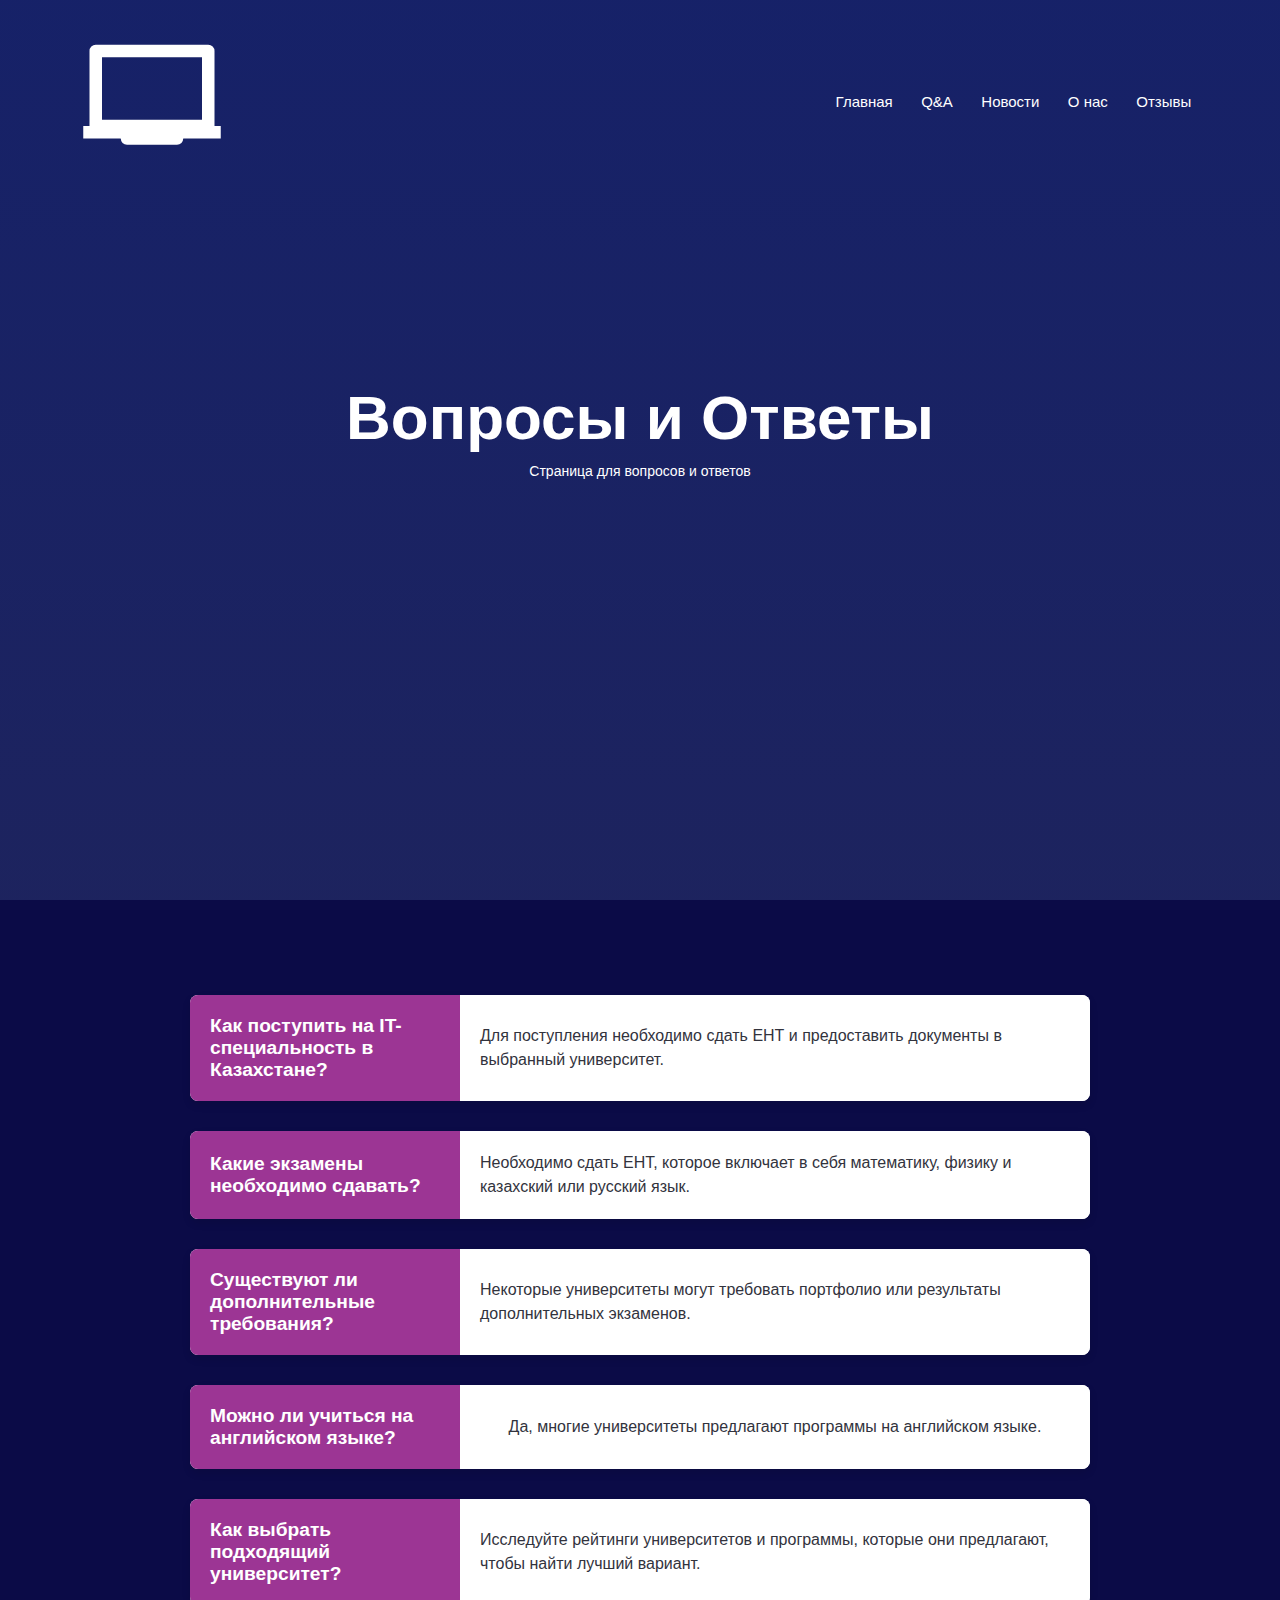
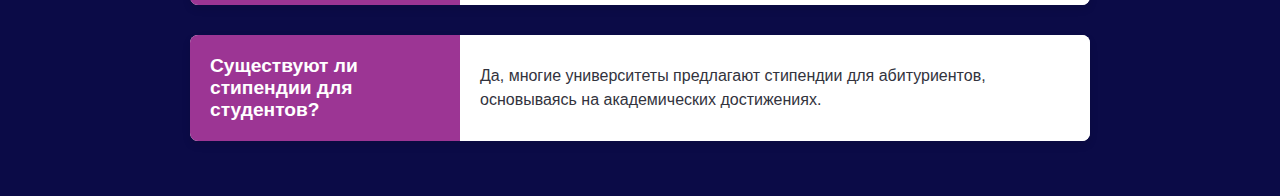
<file: about.html>
<!DOCTYPE html>
<html lang="en">
    <head>
        <!-- Google tag (gtag.js) -->
        <script
            async
            src="https://www.googletagmanager.com/gtag/js?id=G-7LZZBY9PC6"
        ></script>
        <script>
            window.dataLayer = window.dataLayer || [];
            function gtag() {
                dataLayer.push(arguments);
            }
            gtag("js", new Date());

            gtag("config", "G-7LZZBY9PC6");
        </script>
        <meta charset="UTF-8" />
        <meta name="viewport" content="width=device-width, initial-scale=1.0" />
        <title>Contact</title>
        <link rel="stylesheet" href="style.css" />
        <!-- Yandex.Metrika counter -->
        <script type="text/javascript">
            (function (m, e, t, r, i, k, a) {
                m[i] =
                    m[i] ||
                    function () {
                        (m[i].a = m[i].a || []).push(arguments);
                    };
                m[i].l = 1 * new Date();
                for (var j = 0; j < document.scripts.length; j++) {
                    if (document.scripts[j].src === r) {
                        return;
                    }
                }
                (k = e.createElement(t)),
                    (a = e.getElementsByTagName(t)[0]),
                    (k.async = 1),
                    (k.src = r),
                    a.parentNode.insertBefore(k, a);
            })(
                window,
                document,
                "script",
                "https://mc.yandex.ru/metrika/tag.js",
                "ym"
            );

            ym(99936617, "init", {
                clickmap: true,
                trackLinks: true,
                accurateTrackBounce: true,
            });
        </script>
        <noscript
            ><div>
                <img
                    src="https://mc.yandex.ru/watch/99936617"
                    style="position: absolute; left: -9999px"
                    alt=""
                /></div
        ></noscript>
        <!-- /Yandex.Metrika counter -->
    </head>
    <body>
        <header class="sub-header">
            <nav>
                <a href="index.html"
                    ><img src="logo.svg" alt="logo" class="logo"
                /></a>

                <div class="nav-links">
                    <ul>
                        <li><a href="index.html">Главная</a></li>
                        <li><a href="about.html">Q&A</a></li>
                        <li><a href="course.html">Новости</a></li>
                        <li><a href="blog.html">О нас</a></li>
                        <li><a href="contact.html">Отзывы</a></li>
                    </ul>
                </div>
            </nav>

            <div class="textbox">
                <h1>Вопросы и Ответы</h1>
                <p>Страница для вопросов и ответов</p>
            </div>
        </header>
        <main>
            <div class="faq-section">
                <div class="faq-container">
                    <div class="faq-question-box">
                        <h3 class="faq-question">
                            Как поступить на IT-специальность в Казахстане?
                        </h3>
                    </div>
                    <div class="faq-answer-box">
                        <p class="faq-answer">
                            Для поступления необходимо сдать ЕНТ и предоставить
                            документы в выбранный университет.
                        </p>
                    </div>
                </div>
                <div class="faq-container">
                    <div class="faq-question-box">
                        <h3 class="faq-question">
                            Какие экзамены необходимо сдавать?
                        </h3>
                    </div>
                    <div class="faq-answer-box">
                        <p class="faq-answer">
                            Необходимо сдать ЕНТ, которое включает в себя
                            математику, физику и казахский или русский язык.
                        </p>
                    </div>
                </div>
                <div class="faq-container">
                    <div class="faq-question-box">
                        <h3 class="faq-question">
                            Существуют ли дополнительные требования?
                        </h3>
                    </div>
                    <div class="faq-answer-box">
                        <p class="faq-answer">
                            Некоторые университеты могут требовать портфолио или
                            результаты дополнительных экзаменов.
                        </p>
                    </div>
                </div>
                <div class="faq-container">
                    <div class="faq-question-box">
                        <h3 class="faq-question">
                            Можно ли учиться на английском языке?
                        </h3>
                    </div>
                    <div class="faq-answer-box">
                        <p class="faq-answer">
                            Да, многие университеты предлагают программы на
                            английском языке.
                        </p>
                    </div>
                </div>
                <div class="faq-container">
                    <div class="faq-question-box">
                        <h3 class="faq-question">
                            Как выбрать подходящий университет?
                        </h3>
                    </div>
                    <div class="faq-answer-box">
                        <p class="faq-answer">
                            Исследуйте рейтинги университетов и программы,
                            которые они предлагают, чтобы найти лучший вариант.
                        </p>
                    </div>
                </div>
                <div class="faq-container">
                    <div class="faq-question-box">
                        <h3 class="faq-question">
                            Существуют ли стипендии для студентов?
                        </h3>
                    </div>
                    <div class="faq-answer-box">
                        <p class="faq-answer">
                            Да, многие университеты предлагают стипендии для
                            абитуриентов, основываясь на академических
                            достижениях.
                        </p>
                    </div>
                </div>
            </div>
        </main>
    </body>
</html>
</file>
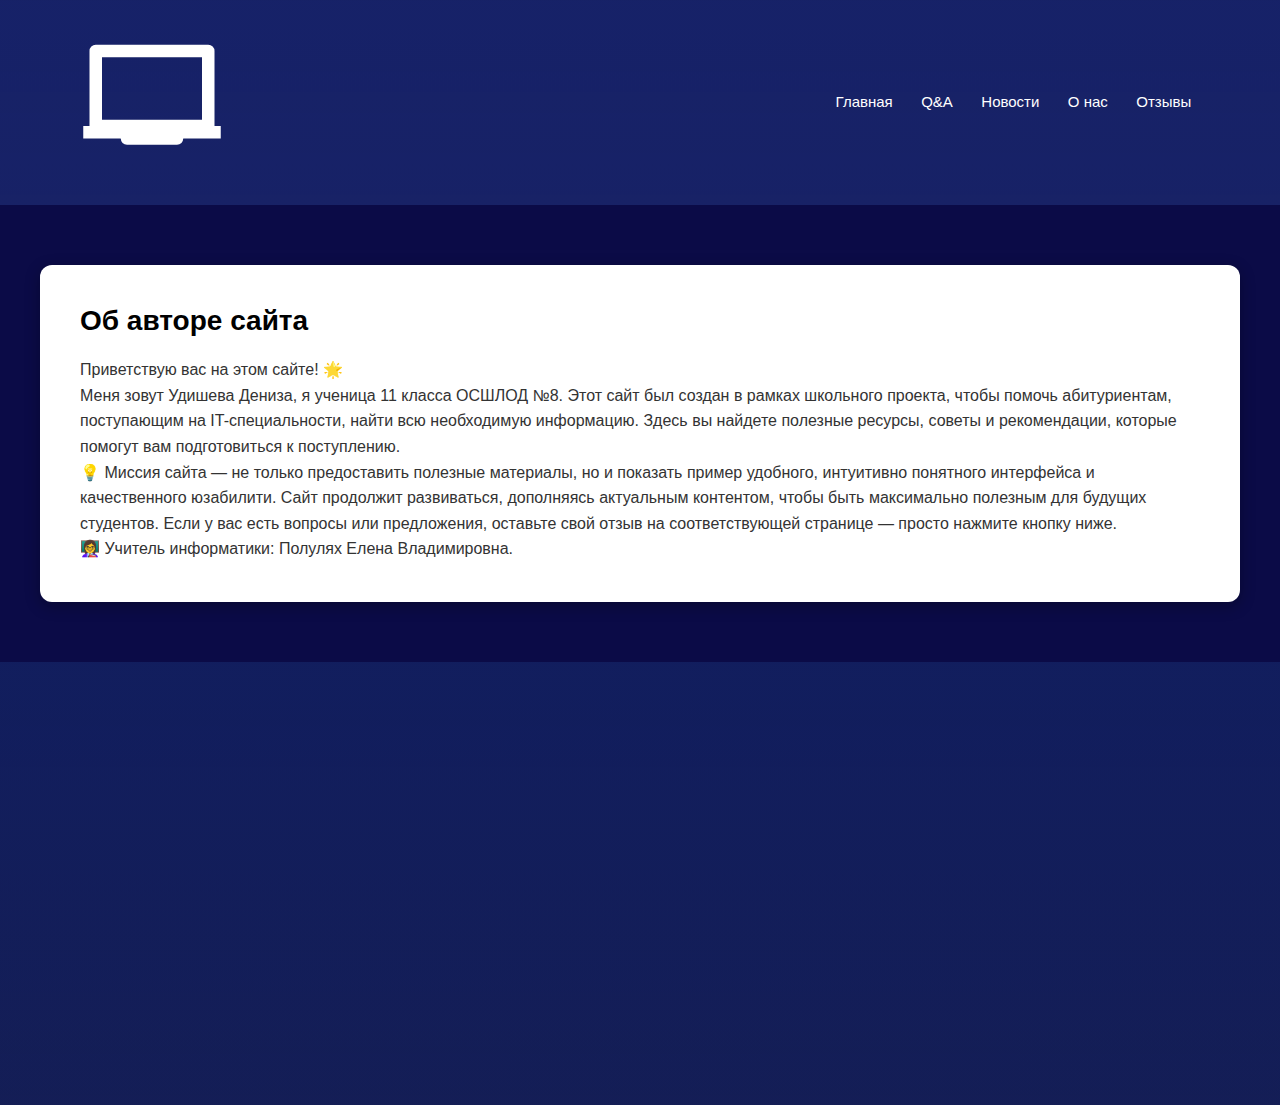
<file: blog.html>
<!DOCTYPE html>
<html lang="en">
    <head>
        <!-- Google tag (gtag.js) -->
<script async src="https://www.googletagmanager.com/gtag/js?id=G-7LZZBY9PC6"></script>
<script>
  window.dataLayer = window.dataLayer || [];
  function gtag(){dataLayer.push(arguments);}
  gtag('js', new Date());

  gtag('config', 'G-7LZZBY9PC6');
</script>
        <meta charset="UTF-8" />
        <meta name="viewport" content="width=device-width, initial-scale=1.0" />
        <title>About ust</title>
        <link rel="stylesheet" href="style.css" />
        <!-- Yandex.Metrika counter -->
<script type="text/javascript" >
    (function(m,e,t,r,i,k,a){m[i]=m[i]||function(){(m[i].a=m[i].a||[]).push(arguments)};
    m[i].l=1*new Date();
    for (var j = 0; j < document.scripts.length; j++) {if (document.scripts[j].src === r) { return; }}
    k=e.createElement(t),a=e.getElementsByTagName(t)[0],k.async=1,k.src=r,a.parentNode.insertBefore(k,a)})
    (window, document, "script", "https://mc.yandex.ru/metrika/tag.js", "ym");
 
    ym(99936617, "init", {
         clickmap:true,
         trackLinks:true,
         accurateTrackBounce:true
    });
 </script>
 <noscript><div><img src="https://mc.yandex.ru/watch/99936617" style="position:absolute; left:-9999px;" alt="" /></div></noscript>
 <!-- /Yandex.Metrika counter -->
        
    </head>
    <body>
        <header class="sub-header">
            <nav>
                <a href="index.html"
                    ><img src="logo.svg" alt="logo" class="logo"
                /></a>

                <div class="nav-links">
                    <ul>
                        <li><a href="index.html">Главная</a></li>
                        <li><a href="about.html">Q&A</a></li>
                        <li><a href="course.html">Новости</a></li>
                        <li><a href="blog.html">О нас</a></li>
                        <li><a href="contact.html">Отзывы</a></li>
                    </ul>
                </div>
            </nav>

            <div class="textbox">
                <h1>О нас</h1>
                <p>Страница об авторе сайта</p>
            </div>
            <header>
                <main>
                    <section class="about-author-section">
                        <div class="about-content">
                            <h2>Об авторе сайта</h2>
                            <p>Приветствую вас на этом сайте! 🌟 <br>Меня зовут Удишева Дениза, я ученица 11 класса ОСШЛОД №8.

                                Этот сайт был создан в рамках школьного проекта, чтобы помочь абитуриентам, поступающим на IT-специальности, найти всю необходимую информацию. Здесь вы найдете полезные ресурсы, советы и рекомендации, которые помогут вам подготовиться к поступлению.<br>
                                💡 Миссия сайта — не только предоставить полезные материалы, но и показать пример удобного, интуитивно понятного интерфейса и качественного юзабилити. Сайт продолжит развиваться, дополняясь актуальным контентом, чтобы быть максимально полезным для будущих студентов.
                                Если у вас есть вопросы или предложения, оставьте свой отзыв на соответствующей странице — просто нажмите кнопку ниже.
                                
                                <br>👩‍🏫 Учитель информатики: Полулях Елена Владимировна.</p>
                        </div>
                    
                    </section>
                </main>                         
    </body>
</html>
</file>
<file: style.css>
* {
    margin: 0;
    padding: 0;
    box-sizing: border-box;
}

body {
    font-family: "Arial", sans-serif;
    background-color: #2e2e6f;
    color: #ffffff;
}

header {
    width: 100%;
    min-height: 100vh;
    background-image: linear-gradient(
            rgba(12, 28, 101, 0.7),
            rgba(11, 24, 77, 0.489)
        ),
        url("https://t4.ftcdn.net/jpg/03/14/92/75/360_F_314927575_yqFMAuXFTNC6gBflR2njRZ4bQb8dAb7y.jpg");
    background-position: center;
    background-size: cover;
    position: relative;
}

nav {
    display: flex;
    justify-content: space-between;
    padding: 2% 6%;
    align-items: center;
}

nav img {
    width: 150px;
}

.nav-links {
    flex: 1;
    text-align: right;
}

.nav-links ul {
    list-style: none;
}

.nav-links ul li {
    display: inline-block;
    padding: 8px 12px;
    position: relative;
}

.nav-links ul li::after {
    /*анимация*/
    content: "";
    width: 0%;
    height: 2px;
    background: #9c3594;
    display: block;
    margin: auto;
    transition: 0.5s;
}

.nav-links ul li:hover::after {
    /*анимация*/
    width: 100%;
}

.nav-links ul li a {
    color: #fff;
    text-decoration: none;
    font-size: 15px;
}

.cards-item-main-2:hover .back-main-2 {
    /*анимация*/
    transform: rotateY(0);
}

.cards-item-main-2:hover .front-main-2 {
    /*анимация*/
    transform: rotateY(-180deg);
}

.news-card:hover {
    transform: translateY(-5px); /*анимация*/
}

.textbox {
    width: 90%;
    color: #fff;
    position: absolute;
    top: 50%;
    left: 50%;
    transform: translate(-50%, -50%);
    text-align: center;
}

.textbox h1 {
    font-size: 62px;
}

.textbox p {
    font-size: 14px;
    color: #fff;
    margin: 10px 0 40px;
}

.button {
    display: inline-block;
    text-decoration: none;
    color: #fff;
    border: 1px solid #fff;
    padding: 12px 34px;
    position: relative;
    cursor: pointer;
    transition: 0.5s linear;
}

.button:hover {
    border: 1px solid #9c3594;
    background: #9c3594;
}

main {
    width: 100%;
    padding: 40px 0;
    background-color: #0b0b47;
}

.container {
    display: flex;
    justify-content: center;
    align-items: center;
}

.main-6-title {
    width: 626px;
    font-size: 60px;
    color: #32333d;
    margin-top: 81px;
    display: flex;
    justify-content: center;
    align-items: center;
}

.card-main-6 {
    background-color: #fff6ef;
    width: 1240px;
    height: 500px;
    margin-top: 36px;
    display: flex;
}

.card-img-main-6 {
    width: 310px;
    height: 446px;
    margin: 27px 52px 27px 27px;
}

.texts-main-6 {
    margin: 68px 160px 66px 0px;
}

.text1-main-6 {
    max-width: 691px;
    font-size: 22px;
    line-height: 37px;
    color: #32333d;
}

.text2-main-6 {
    width: 691px;
    font-size: 18px;
    line-height: 33px;
    color: #5b6574;
    margin-top: 20px;
}

.why-it-section {
    background-color: rgba(0, 0, 50, 0.8);
    padding: 40px;
    border-radius: 12px;
    box-shadow: 0 4px 15px rgba(0, 0, 0, 0.3);
    text-align: center;
    max-width: 1200px;
    width: 100%;
    margin: 20px auto;
    margin-bottom: 100px;
}

.why-it-section h1 {
    font-size: 2.5em;
    color: #ffffff;
    margin-bottom: 20px;
    text-transform: uppercase;
    letter-spacing: 2px;
}

.reasons {
    display: flex;
    flex-wrap: wrap;
    justify-content: center;
    gap: 20px;
}

.reason {
    background-color: rgba(255, 255, 255, 0.1);
    padding: 20px;
    border-radius: 8px;
    box-shadow: 0 2px 4px rgba(0, 0, 0, 0.2);
    flex: 1 1 calc(50% - 40px);
    max-width: 300px;
    color: #ffffff;
}

.reason h3 {
    font-size: 1.5em;
    color: #ffffff;
    margin-bottom: 10px;
}

.reason p {
    color: #dddddd;
    font-size: 1em;
    line-height: 1.5;
}

.title-main-2 {
    text-align: center;
    margin-top: 10px;
    margin-bottom: 10px;
    font-size: 2.5em;
    color: #ffffff;
    text-transform: uppercase;
    letter-spacing: 2px;
}

.page-main-2 {
    display: flex;
    flex-direction: column;
    align-items: center;
    justify-content: flex-start;
    width: 100%;
}

.container-main-2 {
    width: 1200px;
    padding: 0 15px;
    margin: 0 auto;
}

.cards-wrapper-main-2 {
    display: flex;
    flex-wrap: wrap;
    margin-top: 10px;
}

.cards-block-main-2 {
    flex: 1 1 calc(25% - 30px);
    margin: 15px;
    background-color: #ffffff;
    padding: 15px;
    box-shadow: 0 4px 8px rgba(0, 0, 0, 0.1);
    transition: transform 0.2s;
    color: #000;
}

.cards-item-main-2 {
    text-decoration: none;
    color: inherit;
    position: relative;
}

.front-main-2 {
    backface-visibility: hidden;
}

.back-main-2 {
    backface-visibility: hidden;
    position: absolute;
    top: 0;
    left: 0;
    width: 100%;
    height: 100%;
    padding: 15px;
    transform: rotateY(180deg);
    background-color: #ffffff;
    box-shadow: 0 4px 8px rgba(0, 0, 0, 0.1);
    color: #000;
}

.back-main-2 p {
    color: #000;
}

.cards-img-main-2 {
    width: 100%;
    height: 200px;
    margin-bottom: 10px;
    object-fit: cover;
    display: block;
}

.container-main-1-contact {
    margin: 0;
    padding: 0;
    display: flex;
    flex-direction: column;
    justify-content: center;
    align-items: center;
    background-image: linear-gradient(
            rgba(12, 28, 101, 0.7),
            rgba(11, 24, 77, 0.489)
        ),
        url("https://images.wallpapershq.com/wallpapers/4803/thumbnail_350x218.jpg");
    background-position: center;
    background-size: cover;
    position: relative;
    height: 100%;
}

.main-1-contact h1 {
    font-size: 40px;
    display: flex;
    text-align: center;
    margin-bottom: 30px;
}

.review-form-container {
    background-color: rgba(0, 0, 50, 0.6);
    padding: 20px;
    margin-left: 0;
    border-radius: 12px;
    box-shadow: 0 4px 15px rgba(0, 0, 0, 0.3);
    max-width: 700px;
    width: 100%;
}

.review-form-container h2 {
    text-align: center;
    margin-bottom: 20px;
}

.review-form {
    display: flex;
    flex-direction: column;
}

.review-form label {
    margin-bottom: 5px;
}

.review-form input,
.review-form textarea {
    padding: 10px;
    margin-bottom: 10px;
    border: none;
    border-bottom: 2px solid #ffffff;
    background: transparent;
    color: #fff;
}

.review-form textarea {
    resize: none;
    min-height: 100px;
    color: #fff;
}

.review-form button {
    display: inline-block;
    padding: 10px 20px;
    border: none;
    background-color: #9c3594;
    color: white;
    cursor: pointer;
    transition: background-color 0.3s ease;
}

.review-form button:hover {
    background-color: #8b2d80;
}

footer {
    background-color: #0b0b47;
    padding: 20px;
    color: white;
    text-align: center;
    margin-top: 40px;
}

/*about.html*/
.faq-section {
    display: flex;
    flex-direction: column;
    align-items: center;
    margin-top: 40px;
}

.faq-container {
    display: flex;
    justify-content: space-between;
    margin: 15px 0;
    width: 80%;
    max-width: 900px;
    background-color: #ffffff;
    border-radius: 8px;
    box-shadow: 0 4px 8px rgba(0, 0, 0, 0.1);
    overflow: hidden;
    transition: box-shadow 0.3s;
}

.faq-container:hover {
    box-shadow: 0 6px 12px rgba(0, 0, 0, 0.2);
}

.faq-question-box {
    background-color: #9c3594;
    padding: 20px;
    width: 30%;
    color: #ffffff;
    text-align: left;
    display: flex;
    align-items: center;
    justify-content: center;
}

.faq-answer-box {
    background-color: #ffffff;
    padding: 20px;
    width: 70%;
    color: #32333d;
    text-align: left;
    display: flex;
    align-items: center;
    justify-content: center;
}

.faq-question {
    font-size: 1.2em;
    color: #ffffff;
    margin: 0;
}

.faq-answer {
    font-size: 1em;
    color: #32333d;
    margin: 0;
    line-height: 1.5;
}
/*blog.html*/
.about-author-section {
    display: flex;
    justify-content: space-between;
    align-items: center;
    background-color: #ffffff;
    color: #000;
    padding: 40px;
    margin: 20px auto;
    border-radius: 12px;
    box-shadow: 0 4px 15px rgba(0, 0, 0, 0.3);
    max-width: 1200px;
    width: 100%;
}

.about-content {
    flex: 1;
    padding-right: 20px;
}

.about-content h2 {
    font-size: 28px;
    color: #000;
    margin-bottom: 20px;
}

.about-content p {
    font-size: 16px;
    line-height: 1.6;
    color: #333;
}

.about-image img {
    max-width: 300px;
    border-radius: 10px;
    box-shadow: 0 4px 10px rgba(0, 0, 0, 0.1);
}
/*course*/
.news-section {
    padding: 40px 0;
    display: flex;
    flex-direction: column;
    align-items: center;
    gap: 20px;
    width: 100%;
    background-color: transparent;
}

.news-card {
    background-color: #ffffff;
    display: flex;
    width: 90%;
    max-width: 1200px;
    border-radius: 12px;
    box-shadow: 0 4px 15px rgba(0, 0, 0, 0.3);
    overflow: hidden;
    transition: transform 0.3s ease;
}

.news-link {
    display: flex;
    justify-content: space-between;
    width: 100%;
    text-decoration: none;
    color: inherit;
}

.news-content {
    flex: 1;
    padding: 20px;
    color: #000;
}

.news-content h3 {
    font-size: 1.8em;
    margin-bottom: 10px;
    color: #000;
}

.news-content p {
    font-size: 1em;
    color: #333;
    line-height: 1.5;
}

.news-image {
    flex: 0 0 300px;
    display: flex;
    justify-content: center;
    align-items: center;
    overflow: hidden;
}

.news-image img {
    width: 100%;
    height: 100%;
    object-fit: cover;
    border-radius: 0 12px 12px 0;
}
</file>
